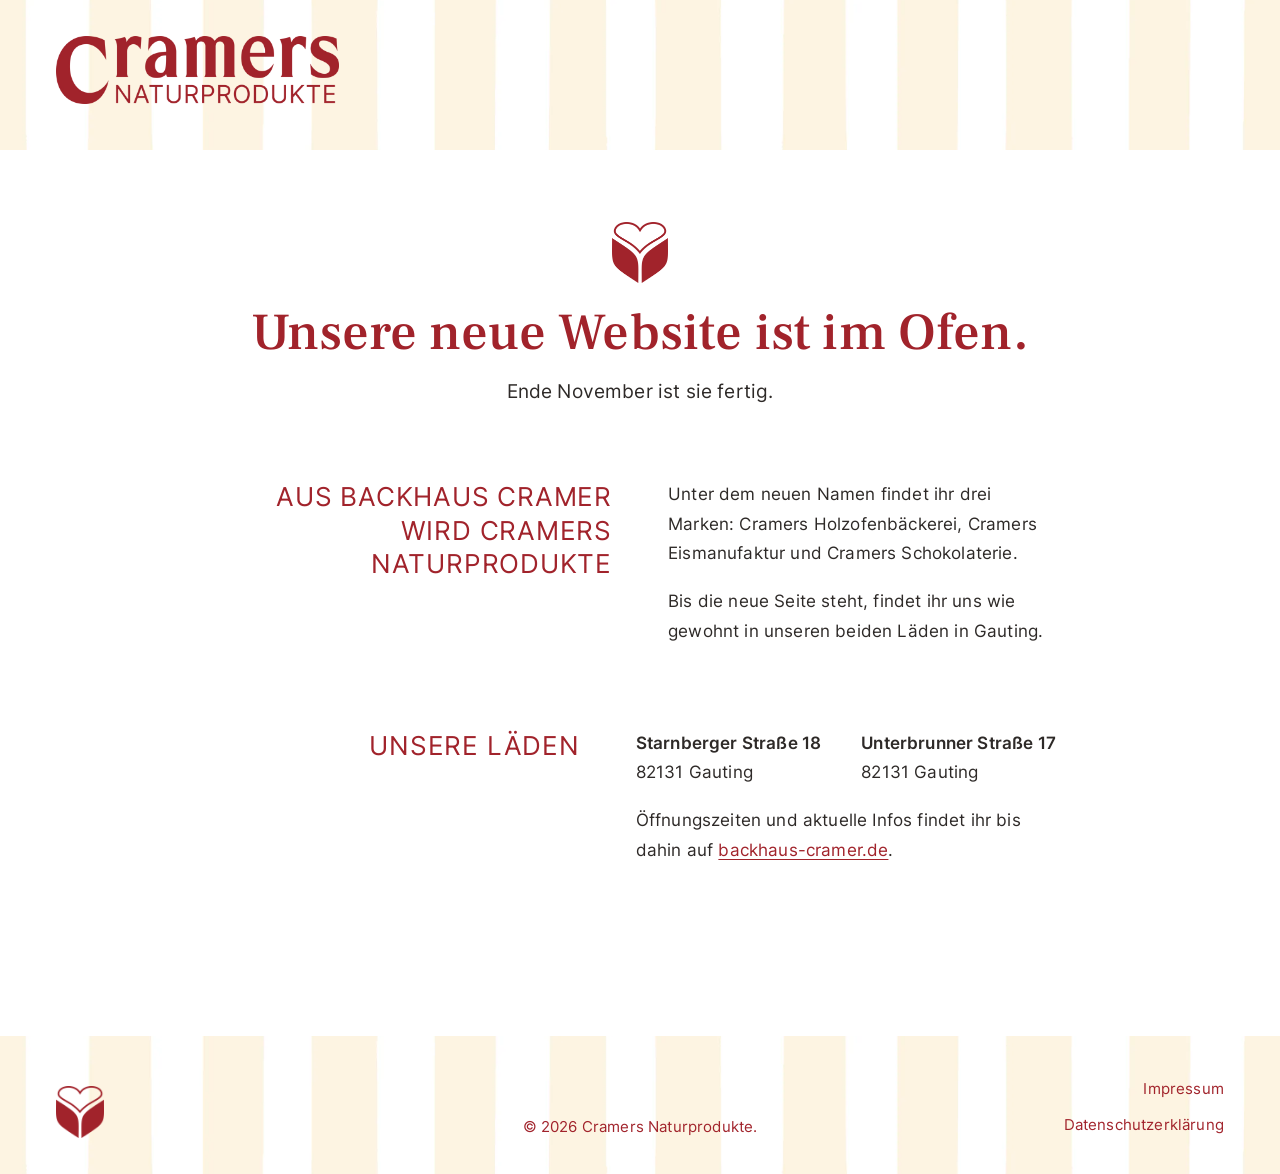
<file: index.html>
<!doctype html>
<html lang="de">
<head>
<meta charset="utf-8">
<meta name="viewport" content="width=device-width, initial-scale=1">
<title>Cramers Naturprodukte aus Gauting</title>
<meta name="description" content="Cramers Holzofenbäckerei, Cramers Eismanufaktur und Cramers Schokolaterie aus Gauting. Unsere neue Website ist bald fertig.">
<link rel="icon" href="favicon.png" type="image/png">
<link rel="apple-touch-icon" href="apple-touch-icon.png">
<link rel="stylesheet" href="style.css">
</head>
<body>
<header class="kopf streifen">
  <a href="index.html" aria-label="Cramers Naturprodukte, zur Startseite">
    <picture>
      <source srcset="cramers-logo.webp" type="image/webp">
      <img src="cramers-logo.png" alt="Cramers Naturprodukte" width="900" height="216">
    </picture>
  </a>
</header>

<main>
  <img class="herz" src="herz.png" alt="" width="220" height="240">
  <h1>Unsere neue Website ist im Ofen.</h1>
  <p class="unter">Ende November ist sie fertig.</p>

  <div class="zeile">
    <div class="links"><p class="label">Aus Backhaus Cramer<br>wird Cramers Naturprodukte</p></div>
    <div>
      <p>Unter dem neuen Namen findet ihr drei Marken: Cramers Holzofenbäckerei, Cramers Eismanufaktur und Cramers Schokolaterie.</p>
      <p>Bis die neue Seite steht, findet ihr uns wie gewohnt in unseren beiden Läden in Gauting.</p>
    </div>
  </div>

  <div class="zeile">
    <div class="links"><p class="label">Unsere Läden</p></div>
    <div>
      <div class="laeden">
        <div class="laden"><strong>Starnberger Straße 18</strong>82131 Gauting</div>
        <div class="laden"><strong>Unterbrunner Straße 17</strong>82131 Gauting</div>
      </div>
      <p style="margin-top:18px">Öffnungszeiten und aktuelle Infos findet ihr bis dahin auf <a href="https://www.backhaus-cramer.de">backhaus-cramer.de</a>.</p>
    </div>
  </div>
</main>

<footer class="fuss streifen">
  <img src="herz.png" alt="" width="220" height="240">
  <div class="mitte">© 2026 Cramers Naturprodukte.</div>
  <nav aria-label="Rechtliches">
    <a href="impressum.html">Impressum</a>
    <a href="datenschutz.html">Datenschutzerklärung</a>
  </nav>
</footer>
</body>
</html>
</file>
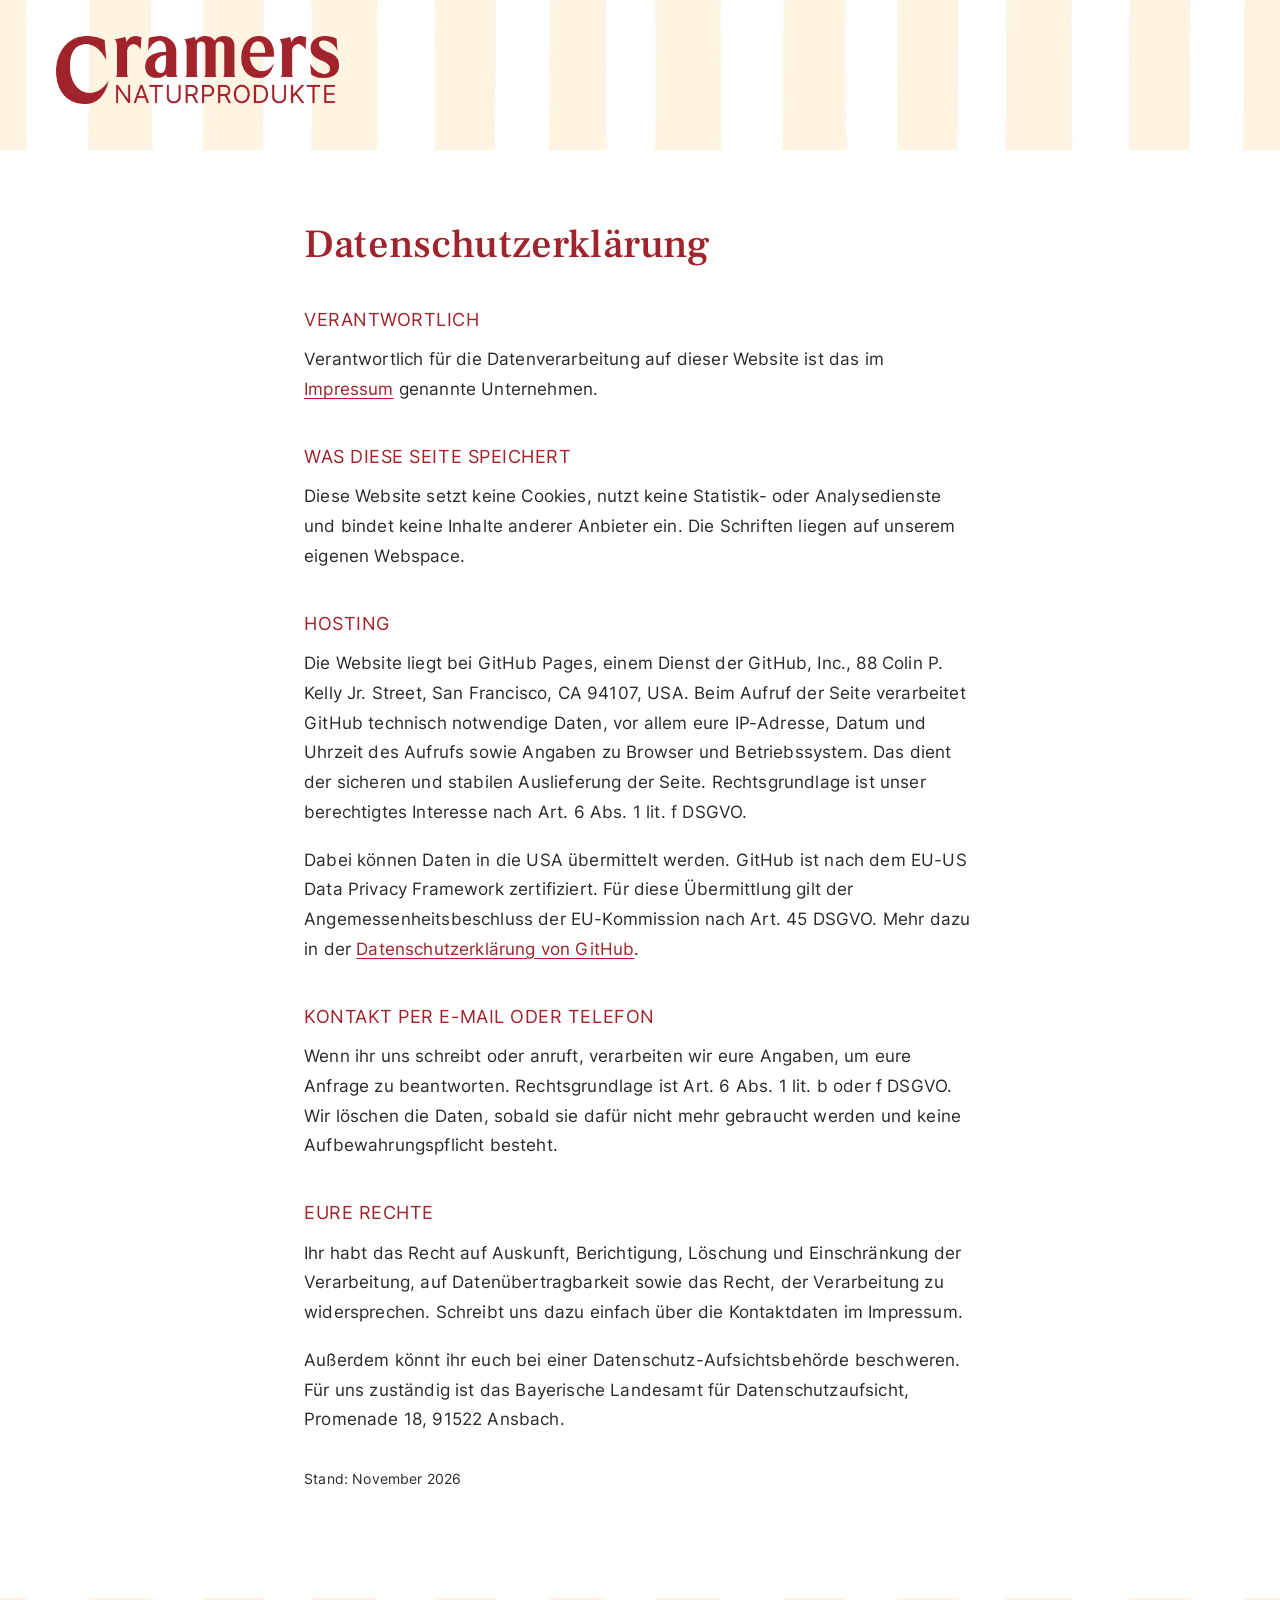
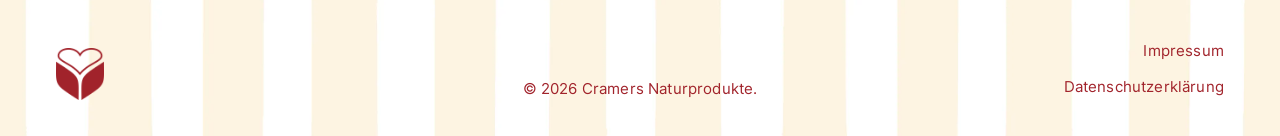
<file: datenschutz.html>
<!doctype html>
<html lang="de">
<head>
<meta charset="utf-8">
<meta name="viewport" content="width=device-width, initial-scale=1">
<title>Datenschutz · Cramers Naturprodukte</title>
<link rel="icon" href="favicon.png" type="image/png">
<link rel="stylesheet" href="style.css">
</head>
<body>
<header class="kopf streifen">
  <a href="index.html" aria-label="Cramers Naturprodukte, zur Startseite">
    <picture>
      <source srcset="cramers-logo.webp" type="image/webp">
      <img src="cramers-logo.png" alt="Cramers Naturprodukte" width="900" height="216">
    </picture>
  </a>
</header>

<main class="recht">
  <h1>Datenschutzerklärung</h1>

  <h2>Verantwortlich</h2>
  <p>Verantwortlich für die Datenverarbeitung auf dieser Website ist das im <a href="impressum.html">Impressum</a> genannte Unternehmen.</p>

  <h2>Was diese Seite speichert</h2>
  <p>Diese Website setzt keine Cookies, nutzt keine Statistik- oder Analysedienste und bindet keine Inhalte anderer Anbieter ein. Die Schriften liegen auf unserem eigenen Webspace.</p>

  <h2>Hosting</h2>
  <p>Die Website liegt bei GitHub Pages, einem Dienst der GitHub, Inc., 88 Colin P. Kelly Jr. Street, San Francisco, CA 94107, USA. Beim Aufruf der Seite verarbeitet GitHub technisch notwendige Daten, vor allem eure IP-Adresse, Datum und Uhrzeit des Aufrufs sowie Angaben zu Browser und Betriebssystem. Das dient der sicheren und stabilen Auslieferung der Seite. Rechtsgrundlage ist unser berechtigtes Interesse nach Art. 6 Abs. 1 lit. f DSGVO.</p>
  <p>Dabei können Daten in die USA übermittelt werden. GitHub ist nach dem EU-US Data Privacy Framework zertifiziert. Für diese Übermittlung gilt der Angemessenheitsbeschluss der EU-Kommission nach Art. 45 DSGVO. Mehr dazu in der <a href="https://docs.github.com/de/site-policy/privacy-policies/github-general-privacy-statement">Datenschutzerklärung von GitHub</a>.</p>

  <h2>Kontakt per E-Mail oder Telefon</h2>
  <p>Wenn ihr uns schreibt oder anruft, verarbeiten wir eure Angaben, um eure Anfrage zu beantworten. Rechtsgrundlage ist Art. 6 Abs. 1 lit. b oder f DSGVO. Wir löschen die Daten, sobald sie dafür nicht mehr gebraucht werden und keine Aufbewahrungspflicht besteht.</p>

  <h2>Eure Rechte</h2>
  <p>Ihr habt das Recht auf Auskunft, Berichtigung, Löschung und Einschränkung der Verarbeitung, auf Datenübertragbarkeit sowie das Recht, der Verarbeitung zu widersprechen. Schreibt uns dazu einfach über die Kontaktdaten im Impressum.</p>
  <p>Außerdem könnt ihr euch bei einer Datenschutz-Aufsichtsbehörde beschweren. Für uns zuständig ist das Bayerische Landesamt für Datenschutzaufsicht, Promenade 18, 91522 Ansbach.</p>

  <p style="margin-top:32px;font-size:14px">Stand: November 2026</p>
</main>
<footer class="fuss streifen">
  <img src="herz.png" alt="" width="220" height="240">
  <div class="mitte">© 2026 Cramers Naturprodukte.</div>
  <nav aria-label="Rechtliches">
    <a href="impressum.html">Impressum</a>
    <a href="datenschutz.html">Datenschutzerklärung</a>
  </nav>
</footer>
</body>
</html>
</file>
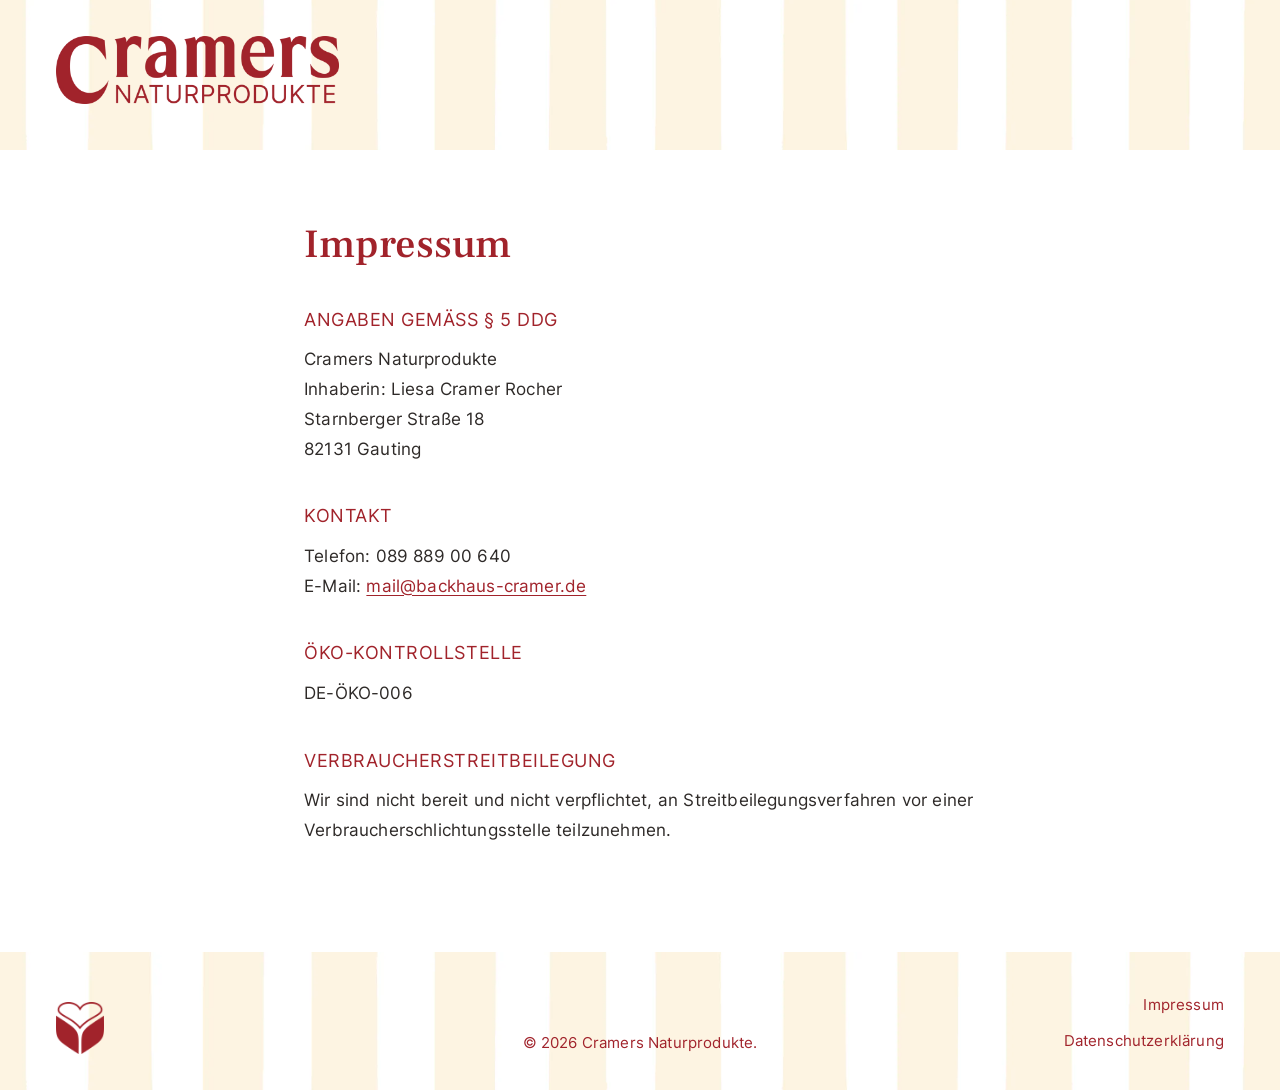
<file: impressum.html>
<!doctype html>
<html lang="de">
<head>
<meta charset="utf-8">
<meta name="viewport" content="width=device-width, initial-scale=1">
<title>Impressum · Cramers Naturprodukte</title>
<link rel="icon" href="favicon.png" type="image/png">
<link rel="stylesheet" href="style.css">
</head>
<body>
<header class="kopf streifen">
  <a href="index.html" aria-label="Cramers Naturprodukte, zur Startseite">
    <picture>
      <source srcset="cramers-logo.webp" type="image/webp">
      <img src="cramers-logo.png" alt="Cramers Naturprodukte" width="900" height="216">
    </picture>
  </a>
</header>

<main class="recht">
  <h1>Impressum</h1>

  <h2>Angaben gemäß § 5 DDG</h2>
  <p>Cramers Naturprodukte<br>
  Inhaberin: Liesa Cramer Rocher<br>
  Starnberger Straße 18<br>
  82131 Gauting</p>

  <h2>Kontakt</h2>
  <p>Telefon: 089 889 00 640<br>
  E-Mail: <a href="mailto:mail@backhaus-cramer.de">mail@backhaus-cramer.de</a></p>

  <h2>Öko-Kontrollstelle</h2>
  <p>DE-ÖKO-006</p>

  <h2>Verbraucherstreitbeilegung</h2>
  <p>Wir sind nicht bereit und nicht verpflichtet, an Streitbeilegungsverfahren vor einer Verbraucherschlichtungsstelle teilzunehmen.</p>
</main>

<footer class="fuss streifen">
  <img src="herz.png" alt="" width="220" height="240">
  <div class="mitte">© 2026 Cramers Naturprodukte.</div>
  <nav aria-label="Rechtliches">
    <a href="impressum.html">Impressum</a>
    <a href="datenschutz.html">Datenschutzerklärung</a>
  </nav>
</footer>
</body>
</html>
</file>
<file: style.css>
@font-face{font-family:"Inter";src:url("inter-latin-400-normal.woff2") format("woff2");font-weight:400;font-display:swap}
@font-face{font-family:"Inter";src:url("inter-latin-600-normal.woff2") format("woff2");font-weight:600;font-display:swap}
@font-face{font-family:"Frank Ruhl Libre";src:url("frank-ruhl-libre-latin-500-normal.woff2") format("woff2");font-weight:500;font-display:swap}

:root{
  --rot:#A1232B;
  --creme:#FDF4E3;
  --text:#2E2A28;
  --grau:#B9B2AC;
  --weiss:#FFFFFF;
}
*{box-sizing:border-box}
html{-webkit-text-size-adjust:100%}
body{
  margin:0;min-height:100vh;display:flex;flex-direction:column;
  background:var(--weiss);color:var(--text);
  font-family:"Inter",system-ui,-apple-system,"Segoe UI",sans-serif;
  font-size:17px;line-height:1.75;letter-spacing:.01em;
}
.streifen{background:var(--creme) url("streifen.webp") center/cover no-repeat}

/* Kopf */
.kopf{padding:36px 56px}
.kopf a{display:inline-block}
.kopf img{display:block;height:68px;width:auto}

/* Inhalt */
main{flex:1;width:100%;max-width:880px;margin:0 auto;padding:72px 24px 88px}
.herz{display:block;width:56px;height:auto;margin:0 auto 20px}
h1{font-family:"Frank Ruhl Libre",Georgia,serif;font-weight:500;color:var(--rot);
  font-size:clamp(34px,5.4vw,52px);line-height:1.15;text-align:center;text-wrap:balance;margin:0 0 12px}
.unter{text-align:center;font-size:19px;margin:0 0 72px}
.label{font-size:clamp(20px,2.4vw,26px);text-transform:uppercase;letter-spacing:.03em;color:var(--rot);line-height:1.3;margin:0 0 20px}
p{margin:0 0 18px}

.zeile{display:grid;grid-template-columns:1fr 1fr;gap:56px;align-items:start;margin-bottom:64px}
.zeile .links{text-align:right}
.laeden{display:grid;grid-template-columns:auto auto;justify-content:start;gap:24px 40px}
.laden strong{display:block;font-weight:600;white-space:nowrap}
a{color:var(--rot);text-underline-offset:3px}
a:hover{color:var(--text)}

/* Fuß */
.fuss{display:grid;grid-template-columns:1fr auto 1fr;align-items:end;gap:24px;padding:40px 56px 36px;font-size:15px;color:var(--rot)}
.fuss img{width:48px;height:auto;display:block}
.fuss .mitte{text-align:center;line-height:1.5}
.fuss nav{justify-self:end;display:flex;flex-direction:column;align-items:flex-end;gap:10px}
.fuss nav a{text-decoration:none}
.fuss nav a:hover{text-decoration:underline}

/* Rechtsseiten */
.recht{max-width:720px}
.recht h1{text-align:left;font-size:clamp(30px,4.5vw,40px);margin-bottom:32px}
.recht h2{font-size:18px;text-transform:uppercase;letter-spacing:.03em;font-weight:400;color:var(--rot);margin:36px 0 10px}

@media (max-width:720px){
  .kopf{padding:24px 16px}
  .kopf img{height:48px}
  main{padding:48px 16px 64px}
  .unter{margin-bottom:48px}
  .zeile{grid-template-columns:1fr;gap:8px;margin-bottom:48px}
  .zeile .links{text-align:left}
  .laeden{grid-template-columns:1fr;gap:16px}
  .fuss{grid-template-columns:1fr 1fr;padding:32px 16px 28px}
  .fuss .mitte{grid-column:1 / -1;grid-row:2;text-align:left}
}
</file>
